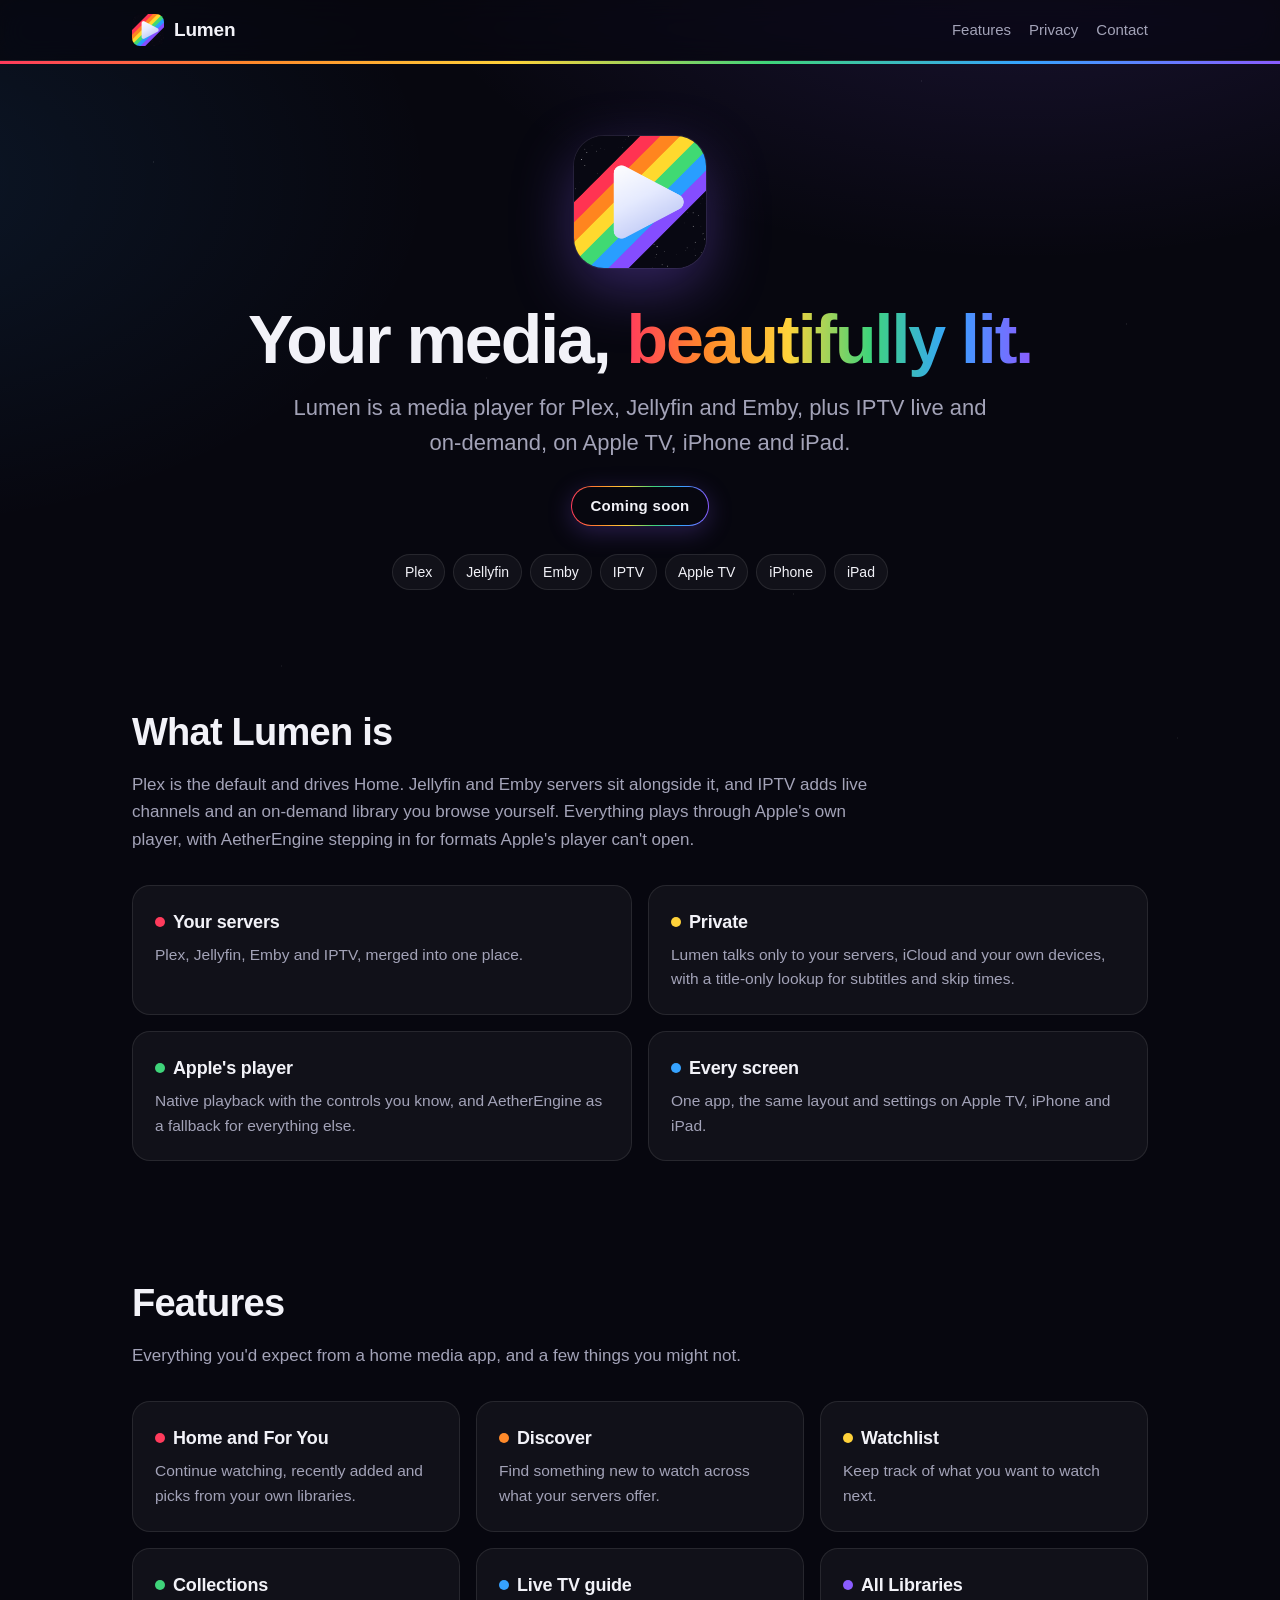
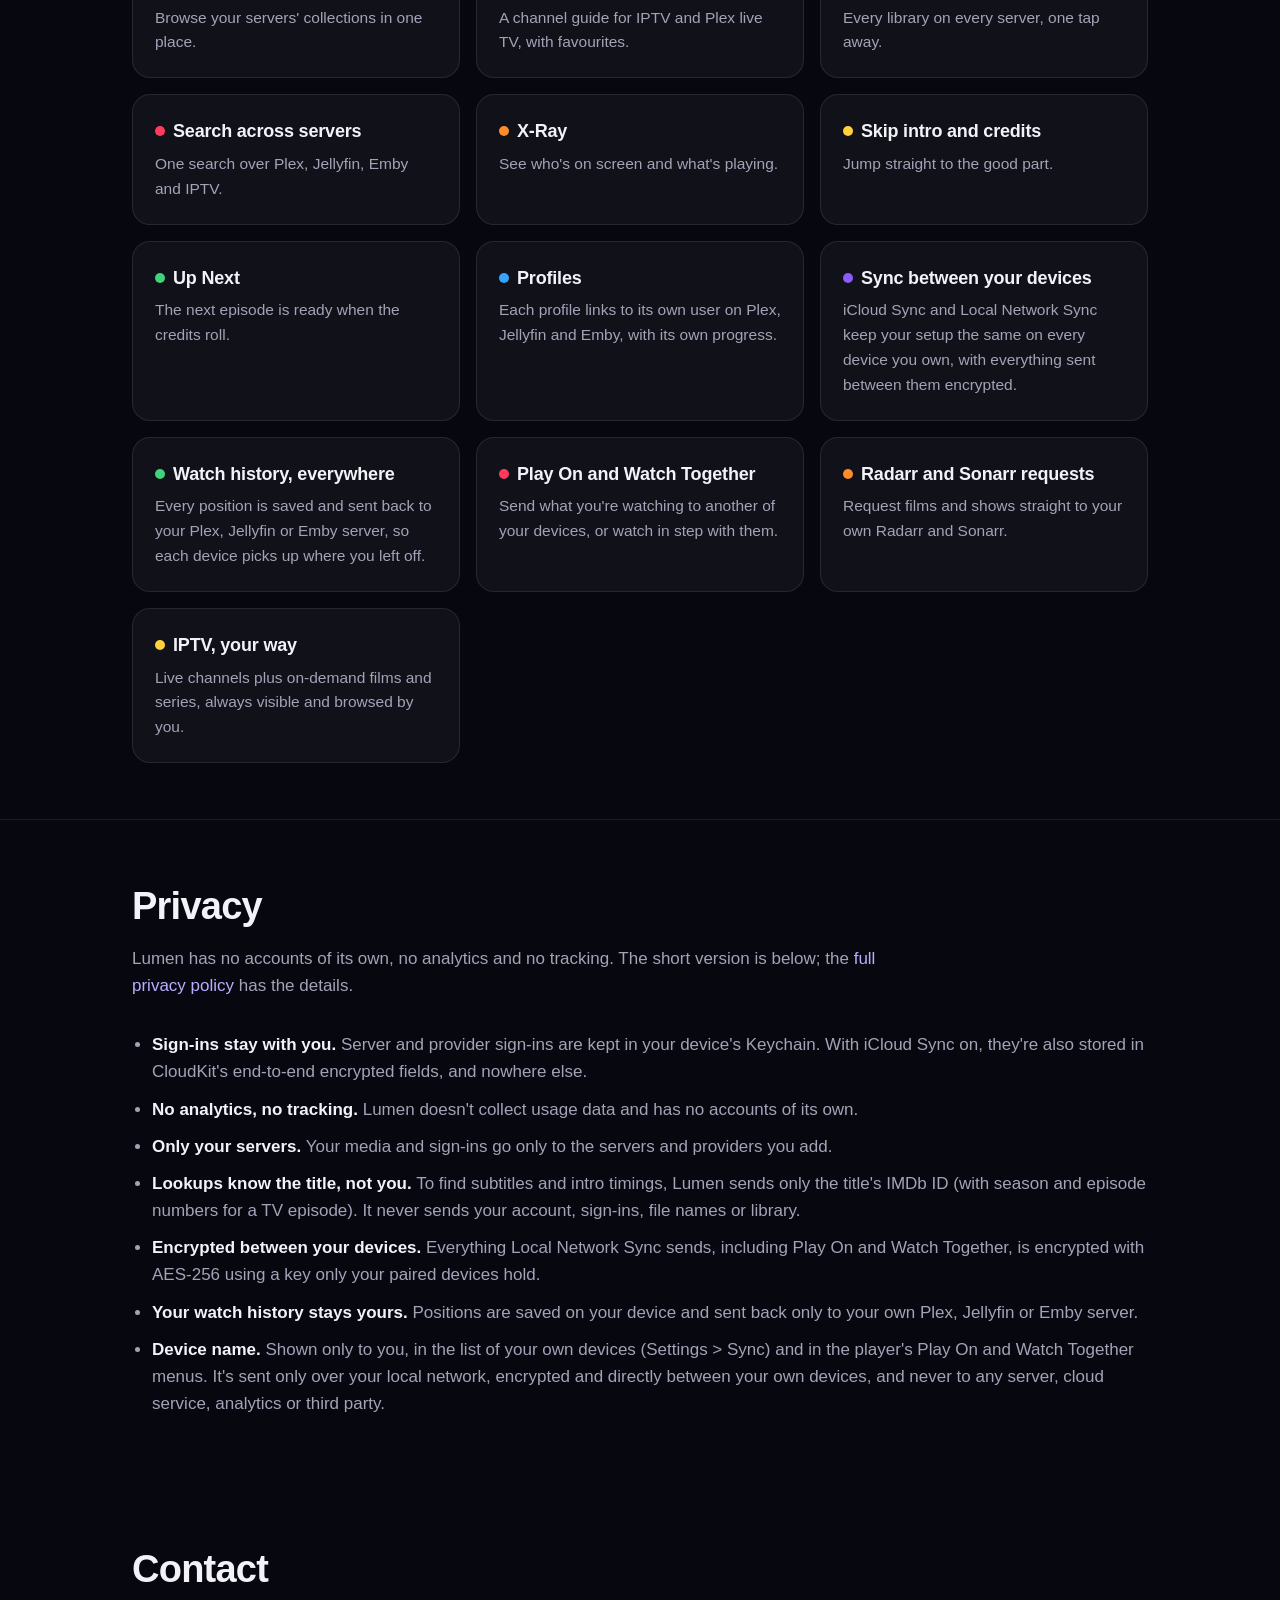
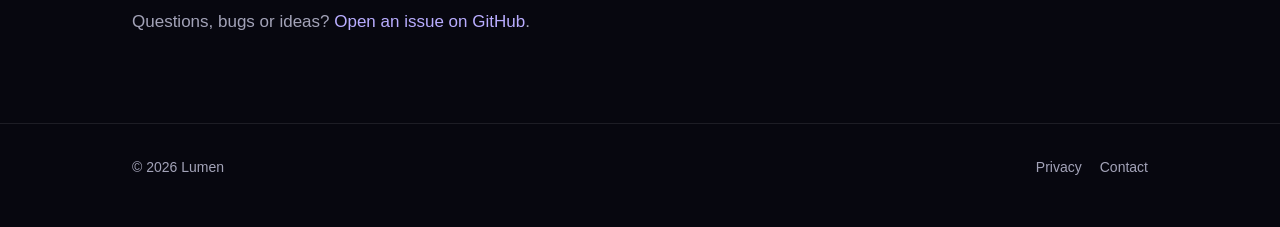
<file: index.html>
<!doctype html>
<html lang="en">
<head>
  <meta charset="utf-8">
  <meta name="viewport" content="width=device-width, initial-scale=1">
  <title>Lumen – Plex, Jellyfin, Emby and IPTV for Apple TV, iPhone and iPad</title>
  <meta name="description" content="Lumen is a media player for Plex, Jellyfin, Emby and IPTV on Apple TV, iPhone and iPad.">
  <meta name="theme-color" content="#07070f">
  <meta property="og:title" content="Lumen">
  <meta property="og:description" content="A media player for Plex, Jellyfin, Emby and IPTV on Apple TV, iPhone and iPad.">
  <meta property="og:image" content="https://lumen.nemul.dev/assets/icon.png">
  <link rel="icon" type="image/png" href="/assets/favicon.png">
  <link rel="apple-touch-icon" href="/assets/icon.png">
  <link rel="stylesheet" href="/assets/style.css">
</head>
<body>
  <header class="site-header">
    <div class="wrap">
      <a class="brand" href="/"><img src="/assets/icon.png" alt="">Lumen</a>
      <nav class="nav">
        <a href="#features">Features</a>
        <a href="/privacy/">Privacy</a>
        <a href="#contact" class="hide-sm">Contact</a>
      </nav>
    </div>
  </header>
  <div class="rainbow-bar"></div>

  <main>
    <section class="hero">
      <div class="wrap">
        <img class="icon" src="/assets/icon.png" alt="Lumen app icon">
        <h1>Your media, <span class="grad">beautifully lit.</span></h1>
        <p class="lede">Lumen is a media player for Plex, Jellyfin and Emby, plus IPTV live and on-demand, on Apple TV, iPhone and iPad.</p>
        <p class="soon">Coming soon</p>
        <div class="chips">
          <span class="chip">Plex</span>
          <span class="chip">Jellyfin</span>
          <span class="chip">Emby</span>
          <span class="chip">IPTV</span>
          <span class="chip">Apple TV</span>
          <span class="chip">iPhone</span>
          <span class="chip">iPad</span>
        </div>
      </div>
    </section>

    <section id="about">
      <div class="wrap">
        <h2>What Lumen is</h2>
        <p class="sub">Plex is the default and drives Home. Jellyfin and Emby servers sit alongside it, and IPTV adds live channels and an on-demand library you browse yourself. Everything plays through Apple's own player, with AetherEngine stepping in for formats Apple's player can't open.</p>
        <div class="grid">
          <div class="card"><h3><span class="dot c1"></span>Your servers</h3><p>Plex, Jellyfin, Emby and IPTV, merged into one place.</p></div>
          <div class="card"><h3><span class="dot c3"></span>Private</h3><p>Lumen talks only to your servers, iCloud and your own devices, with a title-only lookup for subtitles and skip times.</p></div>
          <div class="card"><h3><span class="dot c4"></span>Apple's player</h3><p>Native playback with the controls you know, and AetherEngine as a fallback for everything else.</p></div>
          <div class="card"><h3><span class="dot c5"></span>Every screen</h3><p>One app, the same layout and settings on Apple TV, iPhone and iPad.</p></div>
        </div>
      </div>
    </section>

    <section id="features">
      <div class="wrap">
        <h2>Features</h2>
        <p class="sub">Everything you'd expect from a home media app, and a few things you might not.</p>
        <div class="grid three">
          <div class="card"><h3><span class="dot c1"></span>Home and For You</h3><p>Continue watching, recently added and picks from your own libraries.</p></div>
          <div class="card"><h3><span class="dot c2"></span>Discover</h3><p>Find something new to watch across what your servers offer.</p></div>
          <div class="card"><h3><span class="dot c3"></span>Watchlist</h3><p>Keep track of what you want to watch next.</p></div>
          <div class="card"><h3><span class="dot c4"></span>Collections</h3><p>Browse your servers' collections in one place.</p></div>
          <div class="card"><h3><span class="dot c5"></span>Live TV guide</h3><p>A channel guide for IPTV and Plex live TV, with favourites.</p></div>
          <div class="card"><h3><span class="dot c6"></span>All Libraries</h3><p>Every library on every server, one tap away.</p></div>
          <div class="card"><h3><span class="dot c1"></span>Search across servers</h3><p>One search over Plex, Jellyfin, Emby and IPTV.</p></div>
          <div class="card"><h3><span class="dot c2"></span>X-Ray</h3><p>See who's on screen and what's playing.</p></div>
          <div class="card"><h3><span class="dot c3"></span>Skip intro and credits</h3><p>Jump straight to the good part.</p></div>
          <div class="card"><h3><span class="dot c4"></span>Up Next</h3><p>The next episode is ready when the credits roll.</p></div>
          <div class="card"><h3><span class="dot c5"></span>Profiles</h3><p>Each profile links to its own user on Plex, Jellyfin and Emby, with its own progress.</p></div>
          <div class="card"><h3><span class="dot c6"></span>Sync between your devices</h3><p>iCloud Sync and Local Network Sync keep your setup the same on every device you own, with everything sent between them encrypted.</p></div>
          <div class="card"><h3><span class="dot c4"></span>Watch history, everywhere</h3><p>Every position is saved and sent back to your Plex, Jellyfin or Emby server, so each device picks up where you left off.</p></div>
          <div class="card"><h3><span class="dot c1"></span>Play On and Watch Together</h3><p>Send what you're watching to another of your devices, or watch in step with them.</p></div>
          <div class="card"><h3><span class="dot c2"></span>Radarr and Sonarr requests</h3><p>Request films and shows straight to your own Radarr and Sonarr.</p></div>
          <div class="card"><h3><span class="dot c3"></span>IPTV, your way</h3><p>Live channels plus on-demand films and series, always visible and browsed by you.</p></div>
        </div>
      </div>
    </section>

    <section id="privacy" class="privacy">
      <div class="wrap">
        <h2>Privacy</h2>
        <p class="sub">Lumen has no accounts of its own, no analytics and no tracking. The short version is below; the <a href="/privacy/">full privacy policy</a> has the details.</p>
        <ul>
          <li><strong>Sign-ins stay with you.</strong> Server and provider sign-ins are kept in your device's Keychain. With iCloud Sync on, they're also stored in CloudKit's end-to-end encrypted fields, and nowhere else.</li>
          <li><strong>No analytics, no tracking.</strong> Lumen doesn't collect usage data and has no accounts of its own.</li>
          <li><strong>Only your servers.</strong> Your media and sign-ins go only to the servers and providers you add.</li>
          <li><strong>Lookups know the title, not you.</strong> To find subtitles and intro timings, Lumen sends only the title's IMDb ID (with season and episode numbers for a TV episode). It never sends your account, sign-ins, file names or library.</li>
          <li><strong>Encrypted between your devices.</strong> Everything Local Network Sync sends, including Play On and Watch Together, is encrypted with AES-256 using a key only your paired devices hold.</li>
          <li><strong>Your watch history stays yours.</strong> Positions are saved on your device and sent back only to your own Plex, Jellyfin or Emby server.</li>
          <li><strong>Device name.</strong> Shown only to you, in the list of your own devices (Settings &gt; Sync) and in the player's Play On and Watch Together menus. It's sent only over your local network, encrypted and directly between your own devices, and never to any server, cloud service, analytics or third party.</li>
        </ul>
      </div>
    </section>

    <section id="contact">
      <div class="wrap">
        <h2>Contact</h2>
        <p class="sub">Questions, bugs or ideas? <a href="https://github.com/SamPhoenix91/lumen-site/issues">Open an issue on GitHub</a>.</p>
      </div>
    </section>
  </main>

  <footer class="site-footer">
    <div class="wrap">
      <span>© 2026 Lumen</span>
      <nav>
        <a href="/privacy/">Privacy</a>
        <a href="#contact">Contact</a>
      </nav>
    </div>
  </footer>
</body>
</html>
</file>
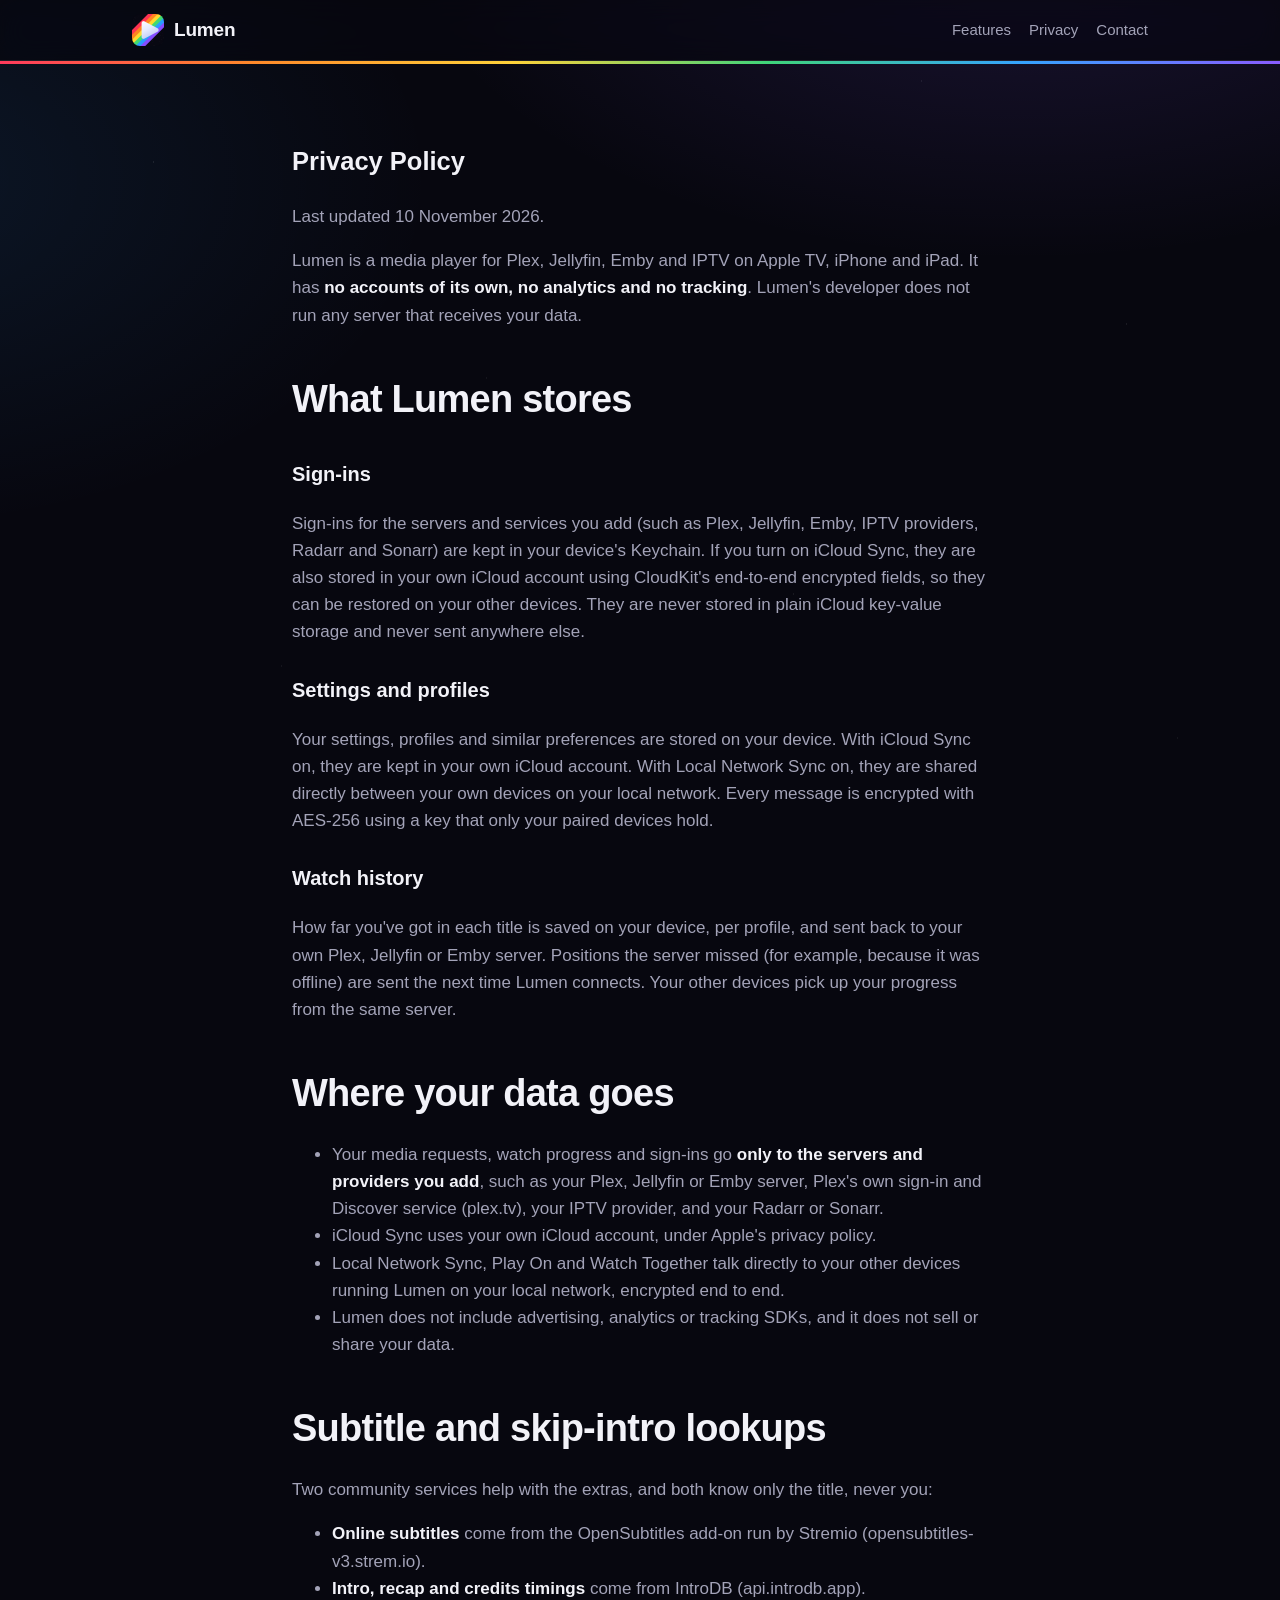
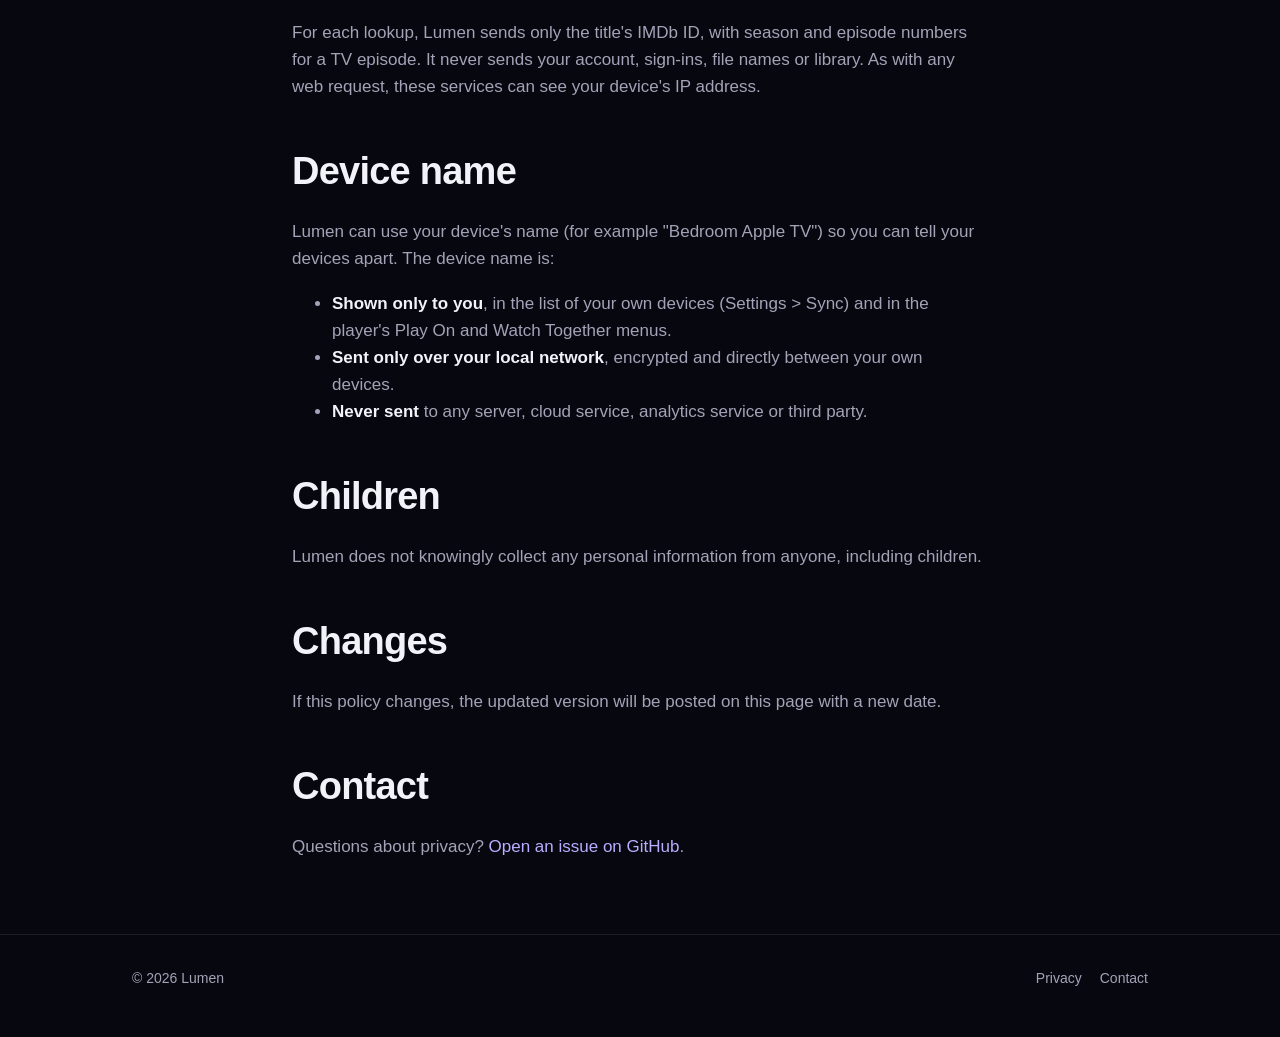
<file: privacy/index.html>
<!doctype html>
<html lang="en">
<head>
  <meta charset="utf-8">
  <meta name="viewport" content="width=device-width, initial-scale=1">
  <title>Privacy Policy – Lumen</title>
  <meta name="description" content="How Lumen handles your data: no analytics, no tracking, no accounts of its own.">
  <meta name="theme-color" content="#07070f">
  <link rel="icon" type="image/png" href="/assets/favicon.png">
  <link rel="stylesheet" href="/assets/style.css">
</head>
<body>
  <header class="site-header">
    <div class="wrap">
      <a class="brand" href="/"><img src="/assets/icon.png" alt="">Lumen</a>
      <nav class="nav">
        <a href="/#features">Features</a>
        <a href="/privacy/">Privacy</a>
        <a href="/#contact" class="hide-sm">Contact</a>
      </nav>
    </div>
  </header>
  <div class="rainbow-bar"></div>

  <main>
    <section>
      <div class="wrap prose">
        <h1>Privacy Policy</h1>
        <p>Last updated 10 November 2026.</p>
        <p>Lumen is a media player for Plex, Jellyfin, Emby and IPTV on Apple TV, iPhone and iPad. It has <strong>no accounts of its own, no analytics and no tracking</strong>. Lumen's developer does not run any server that receives your data.</p>

        <h2>What Lumen stores</h2>
        <h3>Sign-ins</h3>
        <p>Sign-ins for the servers and services you add (such as Plex, Jellyfin, Emby, IPTV providers, Radarr and Sonarr) are kept in your device's Keychain. If you turn on iCloud Sync, they are also stored in your own iCloud account using CloudKit's end-to-end encrypted fields, so they can be restored on your other devices. They are never stored in plain iCloud key-value storage and never sent anywhere else.</p>
        <h3>Settings and profiles</h3>
        <p>Your settings, profiles and similar preferences are stored on your device. With iCloud Sync on, they are kept in your own iCloud account. With Local Network Sync on, they are shared directly between your own devices on your local network. Every message is encrypted with AES-256 using a key that only your paired devices hold.</p>
        <h3>Watch history</h3>
        <p>How far you've got in each title is saved on your device, per profile, and sent back to your own Plex, Jellyfin or Emby server. Positions the server missed (for example, because it was offline) are sent the next time Lumen connects. Your other devices pick up your progress from the same server.</p>

        <h2>Where your data goes</h2>
        <ul>
          <li>Your media requests, watch progress and sign-ins go <strong>only to the servers and providers you add</strong>, such as your Plex, Jellyfin or Emby server, Plex's own sign-in and Discover service (plex.tv), your IPTV provider, and your Radarr or Sonarr.</li>
          <li>iCloud Sync uses your own iCloud account, under Apple's privacy policy.</li>
          <li>Local Network Sync, Play On and Watch Together talk directly to your other devices running Lumen on your local network, encrypted end to end.</li>
          <li>Lumen does not include advertising, analytics or tracking SDKs, and it does not sell or share your data.</li>
        </ul>

        <h2>Subtitle and skip-intro lookups</h2>
        <p>Two community services help with the extras, and both know only the title, never you:</p>
        <ul>
          <li><strong>Online subtitles</strong> come from the OpenSubtitles add-on run by Stremio (opensubtitles-v3.strem.io).</li>
          <li><strong>Intro, recap and credits timings</strong> come from IntroDB (api.introdb.app).</li>
        </ul>
        <p>For each lookup, Lumen sends only the title's IMDb ID, with season and episode numbers for a TV episode. It never sends your account, sign-ins, file names or library. As with any web request, these services can see your device's IP address.</p>

        <h2>Device name</h2>
        <p>Lumen can use your device's name (for example "Bedroom Apple TV") so you can tell your devices apart. The device name is:</p>
        <ul>
          <li><strong>Shown only to you</strong>, in the list of your own devices (Settings &gt; Sync) and in the player's Play On and Watch Together menus.</li>
          <li><strong>Sent only over your local network</strong>, encrypted and directly between your own devices.</li>
          <li><strong>Never sent</strong> to any server, cloud service, analytics service or third party.</li>
        </ul>

        <h2>Children</h2>
        <p>Lumen does not knowingly collect any personal information from anyone, including children.</p>

        <h2>Changes</h2>
        <p>If this policy changes, the updated version will be posted on this page with a new date.</p>

        <h2>Contact</h2>
        <p>Questions about privacy? <a href="https://github.com/SamPhoenix91/lumen-site/issues">Open an issue on GitHub</a>.</p>
      </div>
    </section>
  </main>

  <footer class="site-footer">
    <div class="wrap">
      <span>© 2026 Lumen</span>
      <nav>
        <a href="/privacy/">Privacy</a>
        <a href="/#contact">Contact</a>
      </nav>
    </div>
  </footer>
</body>
</html>
</file>
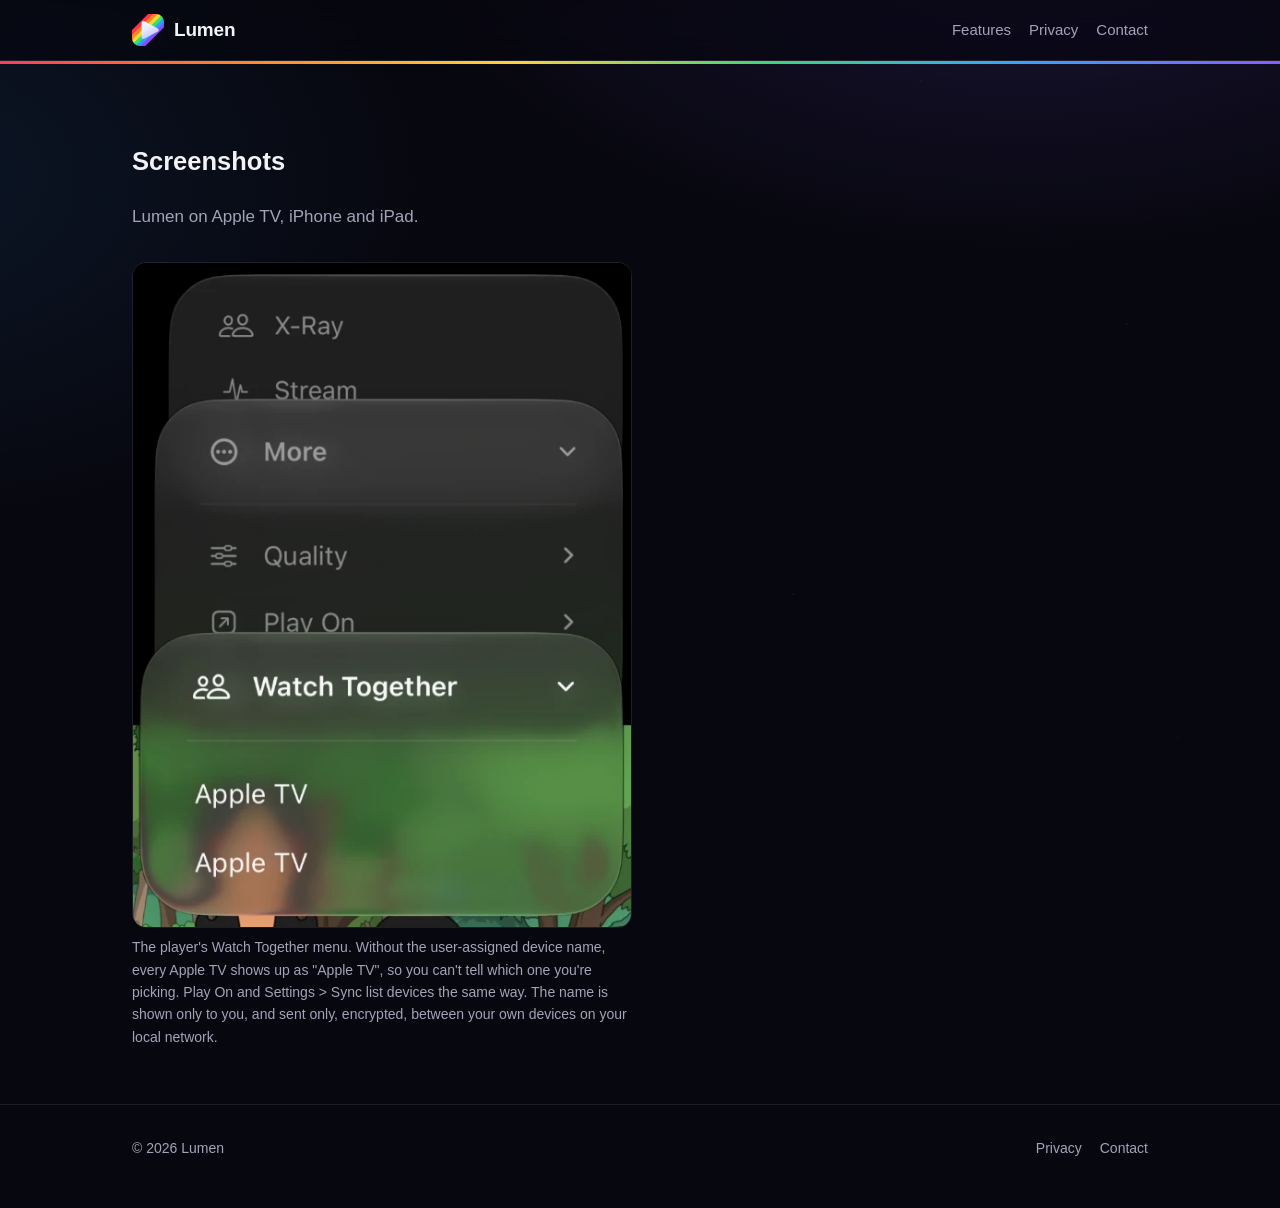
<file: screenshots/index.html>
<!doctype html>
<html lang="en">
<head>
  <meta charset="utf-8">
  <meta name="viewport" content="width=device-width, initial-scale=1">
  <title>Screenshots – Lumen</title>
  <meta name="description" content="Screenshots of Lumen on Apple TV, iPhone and iPad.">
  <meta name="theme-color" content="#07070f">
  <link rel="icon" type="image/png" href="/assets/favicon.png">
  <link rel="stylesheet" href="/assets/style.css">
</head>
<body>
  <header class="site-header">
    <div class="wrap">
      <a class="brand" href="/"><img src="/assets/icon.png" alt="">Lumen</a>
      <nav class="nav">
        <a href="/#features">Features</a>
        <a href="/privacy/">Privacy</a>
        <a href="/#contact" class="hide-sm">Contact</a>
      </nav>
    </div>
  </header>
  <div class="rainbow-bar"></div>

  <main>
    <section>
      <div class="wrap">
        <h1>Screenshots</h1>
        <p class="sub">Lumen on Apple TV, iPhone and iPad.</p>

        <!--
          To add a screenshot: put the image in this folder (screenshots/),
          then copy a <figure> block below and change the file name and caption.
          Delete the "empty" paragraph once there's at least one screenshot.

          <figure>
            <img src="settings-sync.png" alt="Settings > Sync showing the list of your devices" loading="lazy">
            <figcaption>Settings &gt; Sync: your own devices, by name</figcaption>
          </figure>
        -->
        <div class="shots">
          <figure>
            <img src="watch-together.png" alt="The player's Watch Together menu on iPhone, listing two devices that are both called Apple TV" width="540" height="720">
            <figcaption>The player's Watch Together menu. Without the user-assigned device name, every Apple TV shows up as "Apple TV", so you can't tell which one you're picking. Play On and Settings &gt; Sync list devices the same way. The name is shown only to you, and sent only, encrypted, between your own devices on your local network.</figcaption>
          </figure>
        </div>
      </div>
    </section>
  </main>

  <footer class="site-footer">
    <div class="wrap">
      <span>© 2026 Lumen</span>
      <nav>
        <a href="/privacy/">Privacy</a>
        <a href="/#contact">Contact</a>
      </nav>
    </div>
  </footer>
</body>
</html>
</file>
<file: assets/style.css>
:root {
  --bg: #07070f;
  --bg-2: #0e0e1c;
  --card: rgba(255, 255, 255, 0.045);
  --card-border: rgba(255, 255, 255, 0.09);
  --text: #f2f2f8;
  --muted: #a3a3b8;
  --accent: #8f7cff;
  --rainbow: linear-gradient(90deg, #ff3b5c, #ff8a2a, #ffd23a, #3fd47a, #36a3ff, #8a5cff);
  --radius: 18px;
  --max: 1080px;
  color-scheme: dark;
}

* { box-sizing: border-box; }

html { scroll-behavior: smooth; }

body {
  margin: 0;
  background: var(--bg);
  color: var(--text);
  font: 17px/1.6 -apple-system, BlinkMacSystemFont, "SF Pro Text", "Segoe UI", Roboto, Helvetica, Arial, sans-serif;
  -webkit-font-smoothing: antialiased;
  min-height: 100vh;
  /* faint starfield, like the app icon */
  background-image:
    radial-gradient(1px 1px at 12% 18%, rgba(255,255,255,.55), transparent 60%),
    radial-gradient(1px 1px at 72% 9%, rgba(255,255,255,.45), transparent 60%),
    radial-gradient(1px 1px at 38% 42%, rgba(255,255,255,.35), transparent 60%),
    radial-gradient(1px 1px at 88% 36%, rgba(255,255,255,.5), transparent 60%),
    radial-gradient(1px 1px at 22% 74%, rgba(255,255,255,.35), transparent 60%),
    radial-gradient(1px 1px at 62% 66%, rgba(255,255,255,.45), transparent 60%),
    radial-gradient(1px 1px at 92% 82%, rgba(255,255,255,.35), transparent 60%),
    radial-gradient(1px 1px at 5% 48%, rgba(255,255,255,.4), transparent 60%),
    radial-gradient(900px 500px at 80% -10%, rgba(138, 92, 255, 0.16), transparent 70%),
    radial-gradient(800px 500px at -10% 20%, rgba(54, 163, 255, 0.10), transparent 70%);
  background-attachment: fixed;
}

a { color: #b9adff; text-decoration: none; }
a:hover { text-decoration: underline; }

.wrap { max-width: var(--max); margin: 0 auto; padding: 0 16px; }
@media (min-width: 720px) { .wrap { padding: 0 32px; } }

/* Header */
.site-header {
  position: sticky; top: 0; z-index: 10;
  backdrop-filter: saturate(160%) blur(14px);
  -webkit-backdrop-filter: saturate(160%) blur(14px);
  background: rgba(7, 7, 15, 0.72);
  border-bottom: 1px solid var(--card-border);
}
.site-header .wrap { display: flex; align-items: center; justify-content: space-between; height: 60px; gap: 16px; }
.brand { display: flex; align-items: center; gap: 10px; color: var(--text); font-weight: 700; font-size: 19px; letter-spacing: -0.01em; }
.brand:hover { text-decoration: none; }
.brand img { width: 32px; height: 32px; border-radius: 8px; }
.nav { display: flex; gap: 18px; font-size: 15px; }
.nav a { color: var(--muted); }
.nav a:hover { color: var(--text); text-decoration: none; }
@media (max-width: 520px) { .nav .hide-sm { display: none; } }

/* Rainbow rule */
.rainbow-bar { height: 3px; background: var(--rainbow); }

/* Hero */
.hero { padding: 72px 0 56px; text-align: center; }
.hero img.icon {
  width: 132px; height: 132px; border-radius: 30px;
  box-shadow: 0 20px 60px rgba(138, 92, 255, 0.35), 0 0 0 1px rgba(255,255,255,.08);
}
.hero h1 { font-size: clamp(40px, 8vw, 68px); line-height: 1.05; margin: 28px 0 14px; letter-spacing: -0.03em; }
.grad { background: var(--rainbow); -webkit-background-clip: text; background-clip: text; color: transparent; }
.hero p.lede { font-size: clamp(18px, 2.4vw, 22px); color: var(--muted); max-width: 720px; margin: 0 auto; }
.soon {
  display: inline-block; margin: 26px 0 0; padding: 7px 18px; border-radius: 999px;
  border: 1px solid transparent;
  background: linear-gradient(var(--bg), var(--bg)) padding-box, var(--rainbow) border-box;
  box-shadow: 0 6px 24px rgba(138, 92, 255, 0.25);
  color: var(--text); font-size: 15px; font-weight: 600; letter-spacing: 0.02em;
}
.chips { display: flex; flex-wrap: wrap; justify-content: center; gap: 8px; margin-top: 28px; }
.chip { font-size: 14px; padding: 6px 12px; border-radius: 999px; background: var(--card); border: 1px solid var(--card-border); color: var(--text); }

/* Sections */
section { padding: 56px 0; }
section h2 { font-size: clamp(28px, 4.5vw, 38px); letter-spacing: -0.02em; margin: 0 0 8px; }
section .sub { color: var(--muted); margin: 0 0 32px; max-width: 760px; }

.grid { display: grid; gap: 16px; grid-template-columns: 1fr; }
@media (min-width: 640px) { .grid { grid-template-columns: repeat(2, 1fr); } }
@media (min-width: 960px) { .grid.three { grid-template-columns: repeat(3, 1fr); } }

.card {
  background: var(--card);
  border: 1px solid var(--card-border);
  border-radius: var(--radius);
  padding: 22px;
}
.card h3 { margin: 0 0 6px; font-size: 18px; letter-spacing: -0.01em; }
.card p { margin: 0; color: var(--muted); font-size: 15.5px; }
.card .dot { display: inline-block; width: 10px; height: 10px; border-radius: 50%; margin-right: 8px; vertical-align: 1px; }

.c1 { background: #ff3b5c; } .c2 { background: #ff8a2a; } .c3 { background: #ffd23a; }
.c4 { background: #3fd47a; } .c5 { background: #36a3ff; } .c6 { background: #8a5cff; }

/* Privacy */
.privacy { border-top: 1px solid var(--card-border); }
.privacy ul { padding-left: 20px; margin: 0; }
.privacy li { margin: 0 0 10px; color: var(--muted); }
.privacy li strong { color: var(--text); }
.prose { max-width: 760px; }
.prose h2 { margin-top: 40px; }
.prose h3 { margin-top: 28px; font-size: 20px; }
.prose p, .prose li { color: var(--muted); }
.prose strong { color: var(--text); }

/* Screenshots */
.shots { display: grid; gap: 16px; grid-template-columns: 1fr; }
@media (min-width: 720px) { .shots { grid-template-columns: repeat(2, 1fr); } }
.shots figure { margin: 0; }
.shots img { max-width: 100%; height: auto; border-radius: 14px; border: 1px solid var(--card-border); display: block; }
.shots figcaption { color: var(--muted); font-size: 14px; margin-top: 8px; }
.empty { color: var(--muted); padding: 40px 22px; text-align: center; }

/* Footer */
.site-footer { border-top: 1px solid var(--card-border); padding: 32px 0 48px; color: var(--muted); font-size: 14px; }
.site-footer .wrap { display: flex; flex-wrap: wrap; justify-content: space-between; gap: 12px; }
.site-footer nav { display: flex; gap: 18px; }
.site-footer a { color: var(--muted); }
.site-footer a:hover { color: var(--text); }
</file>
